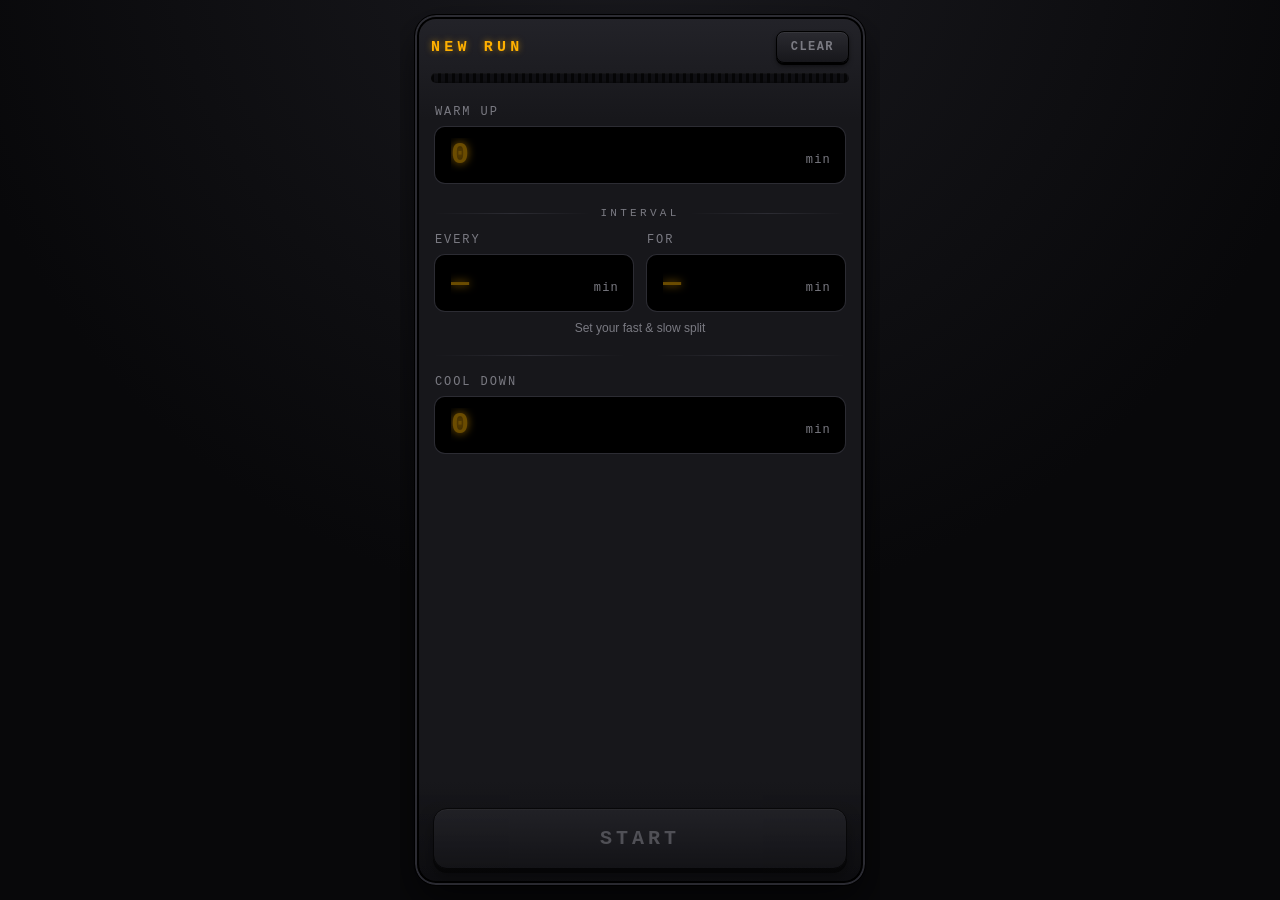
<file: index.html>
<!DOCTYPE html>
<html lang="en">
<head>
<meta charset="UTF-8" />
<meta name="viewport" content="width=device-width, initial-scale=1.0, maximum-scale=1.0, viewport-fit=cover" />
<meta name="theme-color" content="#0a0a0c" />
<meta name="mobile-web-app-capable" content="yes" />
<meta name="apple-mobile-web-app-capable" content="yes" />
<meta name="apple-mobile-web-app-status-bar-style" content="black-translucent" />
<title>INTERVALS</title>
<link rel="stylesheet" href="css/styles.css" />
</head>
<body>
<div id="app">

  <!-- SETUP SCREEN -->
  <section class="screen active" id="screen-setup">
    <div class="panel">

      <div class="panel-header">
        <span class="panel-title">NEW RUN</span>
        <button type="button" class="chip-btn" id="clearBtn">CLEAR</button>
      </div>

      <div class="grille" aria-hidden="true"></div>

      <div class="panel-body">

        <div class="setup-row">
          <label class="setup-field">
            <span class="setup-label">Warm up</span>
            <span class="setup-input-wrap">
              <input type="number" id="warmupMin" min="0" step="0.5" inputmode="decimal" placeholder="0" />
              <span class="unit">min</span>
            </span>
          </label>
        </div>

        <div class="setup-divider">
          <span>INTERVAL</span>
        </div>

        <div class="setup-row">
          <label class="setup-field">
            <span class="setup-label">Every</span>
            <span class="setup-input-wrap">
              <input type="number" id="everyMin" min="0.5" step="0.5" inputmode="decimal" placeholder="—" />
              <span class="unit">min</span>
            </span>
          </label>
          <label class="setup-field">
            <span class="setup-label">For</span>
            <span class="setup-input-wrap">
              <input type="number" id="forMin" min="0.5" step="0.5" inputmode="decimal" placeholder="—" />
              <span class="unit">min</span>
            </span>
          </label>
        </div>
        <p class="setup-hint" id="intervalHint">Set your fast &amp; slow split</p>

        <div class="setup-divider">
          <span>&nbsp;</span>
        </div>

        <div class="setup-row">
          <label class="setup-field">
            <span class="setup-label">Cool down</span>
            <span class="setup-input-wrap">
              <input type="number" id="cooldownMin" min="0" step="0.5" inputmode="decimal" placeholder="0" />
              <span class="unit">min</span>
            </span>
          </label>
        </div>

      </div>

      <div class="panel-footer">
        <button type="button" class="big-btn start-btn" id="startBtn" disabled>START</button>
      </div>
    </div>
  </section>

  <!-- RUNNING / TIME TRACKING SCREEN -->
  <section class="screen" id="screen-run">
    <div class="panel" id="runPanel">

      <div class="panel-header">
        <span class="led-dot" id="liveDot" aria-hidden="true"></span>
        <span class="panel-title">ON AIR</span>
        <button type="button" class="chip-btn chip-btn-danger" id="stopBtn">STOP</button>
      </div>

      <div class="grille" aria-hidden="true"></div>

      <div class="run-total-row">
        <span class="run-total-label">TOTAL RUN</span>
        <span class="run-total-clock" id="totalClock">00:00</span>
      </div>

      <div class="run-display" id="runDisplay">
        <div class="phase-label" id="phaseLabel">WARM UP</div>
        <div class="phase-clock" id="phaseClock">00:00</div>
        <div class="get-ready" id="getReady">GET READY</div>
      </div>

      <div class="run-tally">
        <span><span class="tally-dot fast"></span>FAST <b id="fastTallyRun">0</b></span>
        <span><span class="tally-dot slow"></span>SLOW <b id="slowTallyRun">0</b></span>
      </div>
    </div>
  </section>

  <!-- DONE SCREEN -->
  <section class="screen" id="screen-done">
    <div class="panel">

      <div class="panel-header">
        <span class="panel-title">DONE!</span>
        <button type="button" class="chip-btn" id="newBtnTop">NEW</button>
      </div>

      <div class="grille" aria-hidden="true"></div>

      <div class="panel-body done-body">
        <div class="done-total-label">TOTAL RUN TIME</div>
        <div class="done-total-clock" id="doneTotalClock">00:00</div>

        <div class="done-tally">
          <div class="done-tally-item">
            <span class="tally-dot fast"></span>
            <span class="done-tally-label">FAST</span>
            <span class="done-tally-num" id="doneFastCount">0</span>
          </div>
          <div class="done-tally-item">
            <span class="tally-dot slow"></span>
            <span class="done-tally-label">SLOW</span>
            <span class="done-tally-num" id="doneSlowCount">0</span>
          </div>
        </div>
      </div>

      <div class="panel-footer">
        <button type="button" class="big-btn" id="newRunBtn">NEW RUN</button>
      </div>
    </div>
  </section>

</div>

<script src="js/app.js"></script>
</body>
</html>
</file>
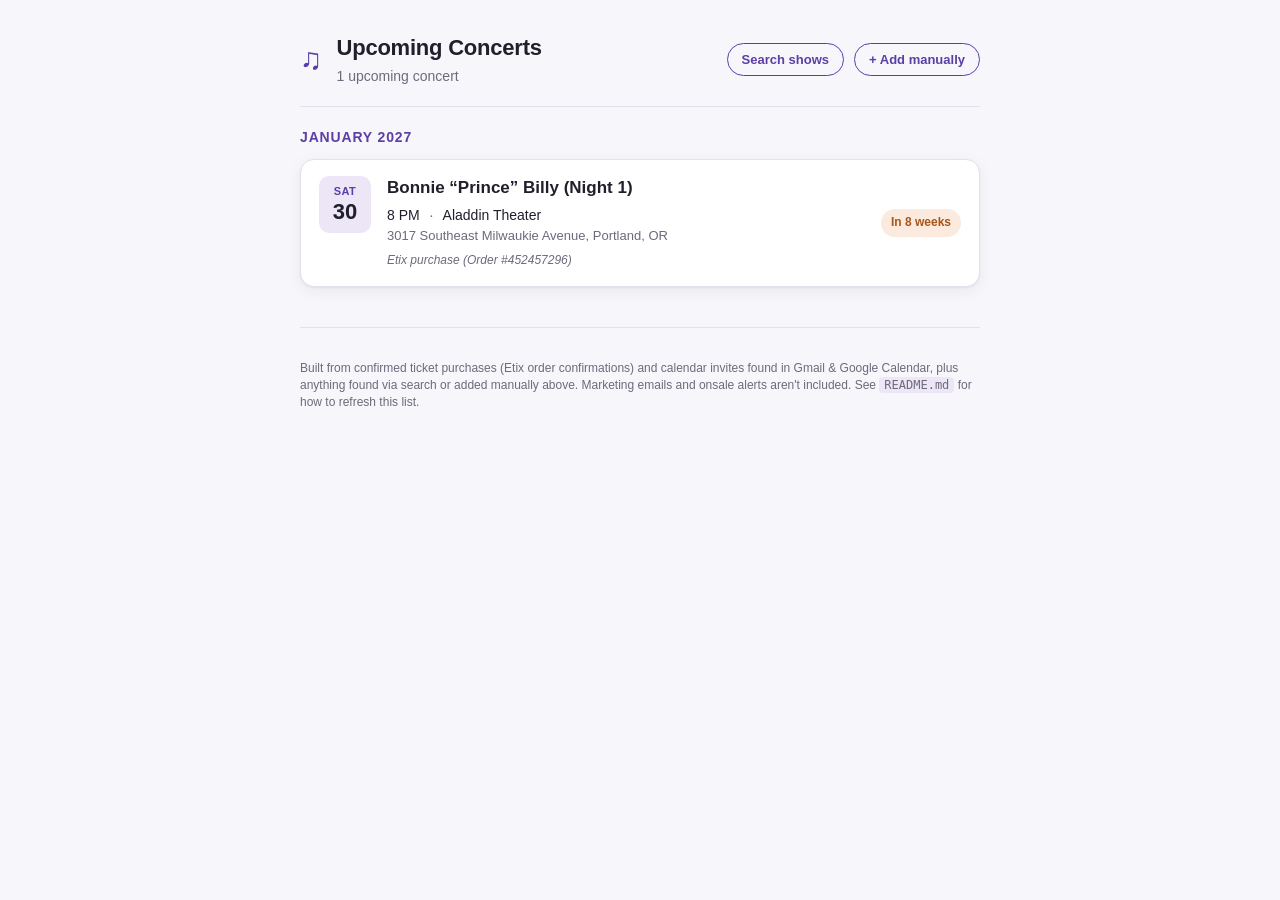
<file: concerts/index.html>
<!DOCTYPE html>
<html lang="en">
<head>
<meta charset="UTF-8" />
<meta name="viewport" content="width=device-width, initial-scale=1.0" />
<title>Upcoming Concerts</title>
<link rel="stylesheet" href="css/styles.css" />
</head>
<body>
<div id="page">

  <header class="page-header">
    <div class="brand">
      <span class="brand-mark">&#9835;</span>
      <div>
        <h1>Upcoming Concerts</h1>
        <p class="tagline" id="summary">Loading&hellip;</p>
      </div>
    </div>
    <div class="header-actions">
      <button type="button" class="add-toggle" id="searchToggle">Search shows</button>
      <button type="button" class="add-toggle" id="addToggle">+ Add manually</button>
    </div>
  </header>

  <div class="add-form" id="searchPanel" hidden>
    <div class="add-form-row">
      <label>Ticketmaster API key <span class="optional">(free — <a href="https://developer.ticketmaster.com/products-and-docs/apis/getting-started/" target="_blank" rel="noopener">get one here</a>, saved in this browser only)</span>
        <input type="password" id="tmApiKey" placeholder="Paste your Consumer Key" autocomplete="off" />
      </label>
    </div>
    <div class="add-form-row search-row">
      <input type="text" id="searchQuery" placeholder="Artist or show (optional if searching by city)" />
      <input type="text" id="searchCity" placeholder="City, e.g. Portland" />
      <button type="button" class="add-submit" id="searchBtn">Search</button>
    </div>
    <div id="searchResults" class="search-results"></div>
  </div>

  <form class="add-form" id="addForm" hidden>
    <div class="add-form-row">
      <label>Artist / show
        <input type="text" id="fieldArtist" required placeholder="e.g. Japanese Breakfast" />
      </label>
    </div>
    <div class="add-form-row add-form-row-split">
      <label>Date
        <input type="date" id="fieldDate" required />
      </label>
      <label>Time
        <input type="time" id="fieldTime" required />
      </label>
    </div>
    <div class="add-form-row">
      <label>Venue
        <input type="text" id="fieldVenue" required placeholder="e.g. Roseland Theater" />
      </label>
    </div>
    <div class="add-form-row">
      <label>Address <span class="optional">(optional)</span>
        <input type="text" id="fieldAddress" placeholder="e.g. 8 Northwest 6th Avenue, Portland, OR" />
      </label>
    </div>
    <p class="add-form-hint">Times are entered in Pacific time (the time zone all the venues above are in).</p>
    <div class="add-form-actions">
      <button type="submit" class="add-submit">Add to list</button>
      <button type="button" class="add-cancel" id="addCancel">Cancel</button>
    </div>
  </form>

  <main id="app"></main>

  <footer class="page-footer">
    <p>Built from confirmed ticket purchases (Etix order confirmations) and calendar invites found in Gmail &amp; Google Calendar, plus anything found via search or added manually above. Marketing emails and onsale alerts aren't included. See <code>README.md</code> for how to refresh this list.</p>
  </footer>

</div>

<script src="js/data.js"></script>
<script src="js/app.js"></script>
</body>
</html>
</file>
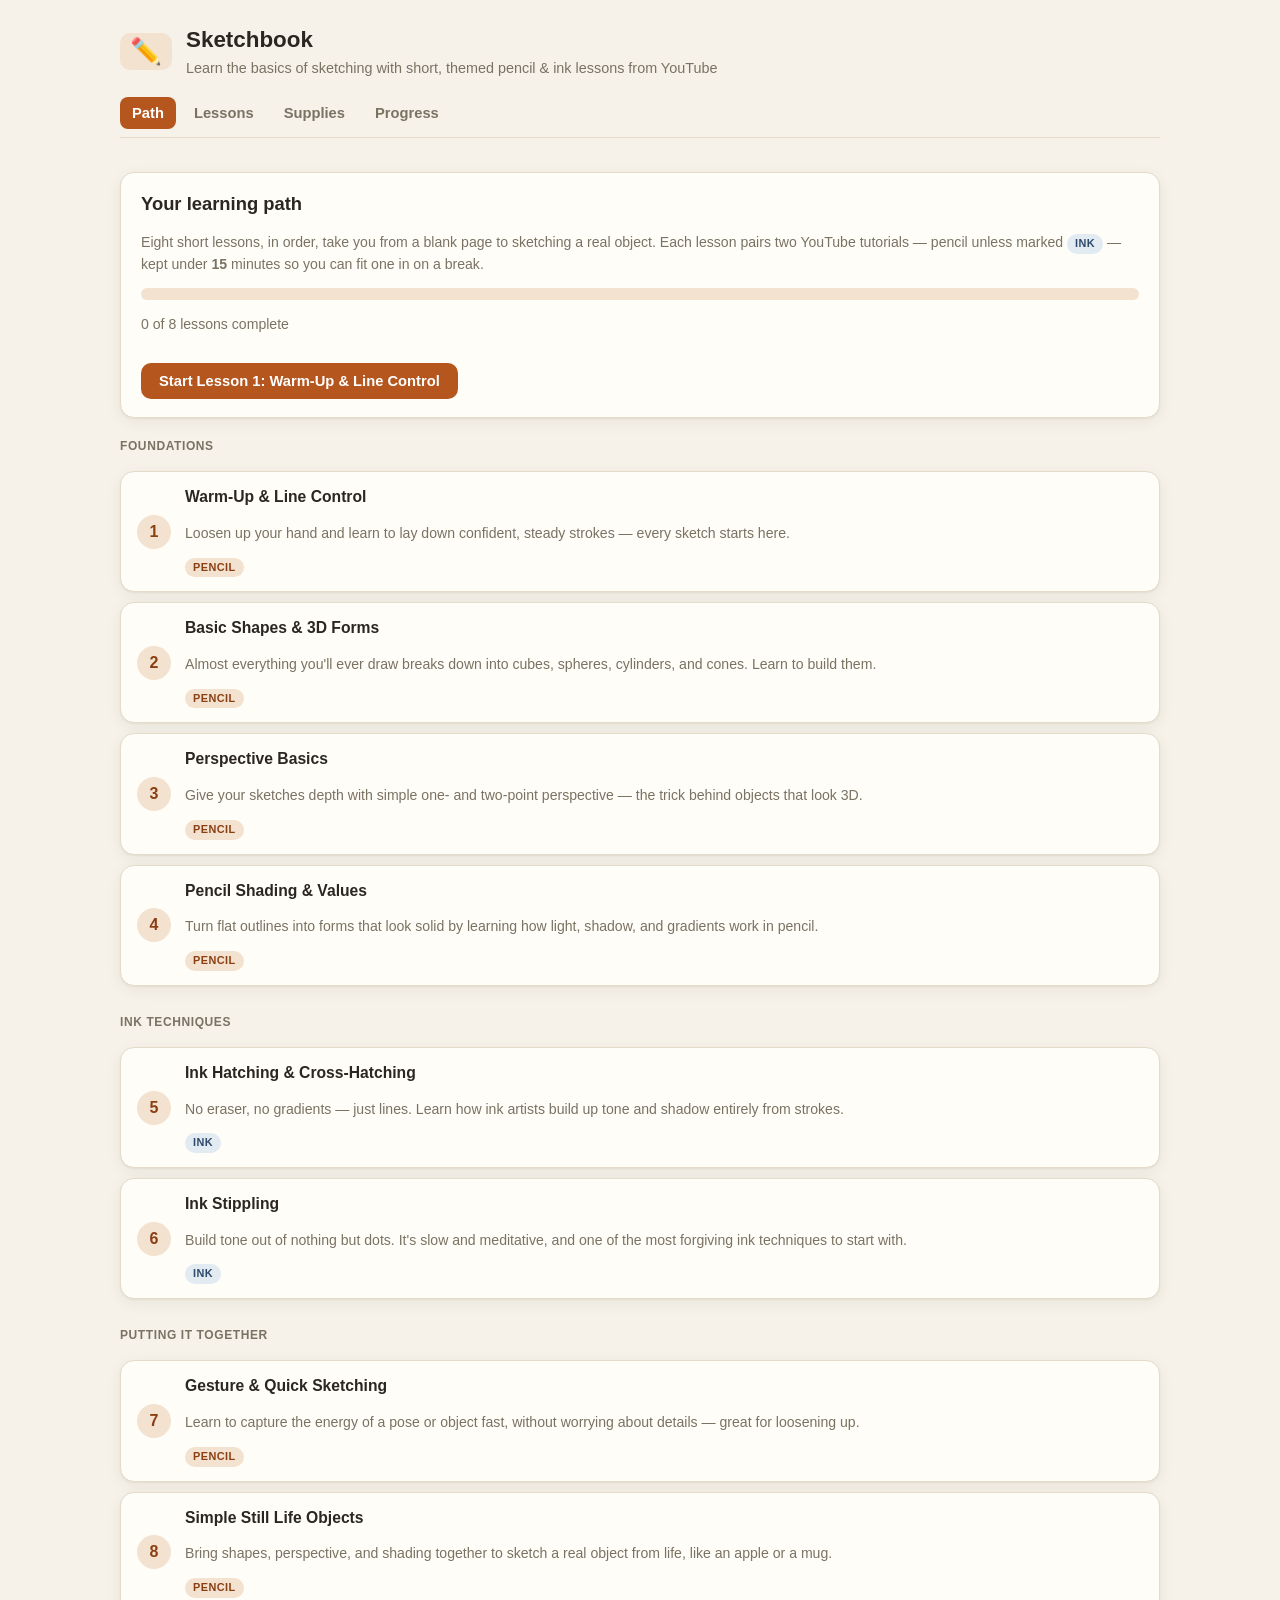
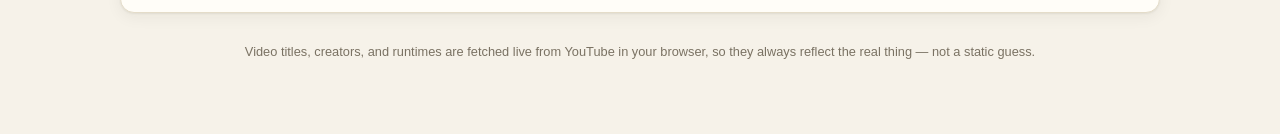
<file: docs/index.html>
<!DOCTYPE html>
<html lang="en">
<head>
<meta charset="UTF-8" />
<meta name="viewport" content="width=device-width, initial-scale=1.0" />
<title>Sketchbook — Learn to Draw</title>
<link rel="stylesheet" href="css/styles.css" />
</head>
<body>
<div id="app">

  <header class="app-header">
    <div class="brand">
      <span class="brand-mark">✏️</span>
      <div>
        <h1>Sketchbook</h1>
        <p class="tagline">Learn the basics of sketching with short, themed pencil &amp; ink lessons from YouTube</p>
      </div>
    </div>
    <nav class="tabs" id="tabs">
      <button class="tab-btn active" data-tab="path">Path</button>
      <button class="tab-btn" data-tab="lessons">Lessons</button>
      <button class="tab-btn" data-tab="supplies">Supplies</button>
      <button class="tab-btn" data-tab="progress">Progress</button>
    </nav>
  </header>

  <main>

    <!-- PATH (home) -->
    <section class="panel active" id="panel-path">
      <div class="card path-intro">
        <h2>Your learning path</h2>
        <p class="muted">Eight short lessons, in order, take you from a blank page to sketching a real object. Each lesson pairs two YouTube tutorials — pencil unless marked <span class="medium-badge medium-ink">ink</span> — kept under <strong id="maxMinutesLabel">15</strong> minutes so you can fit one in on a break.</p>
        <div class="path-overall">
          <div class="progress-bar-track"><div class="progress-bar-fill" id="pathProgressFill"></div></div>
          <p class="muted" id="pathProgressLabel"></p>
        </div>
        <button class="primary-btn" id="continueBtn">Start Lesson 1</button>
      </div>
      <div class="roadmap" id="roadmap"></div>
    </section>

    <!-- LESSONS -->
    <section class="panel" id="panel-lessons">

      <div class="lessons-grid-view" id="lessonsGridView">
        <div class="panel-toolbar">
          <h2>All Lessons</h2>
          <div class="filter-switch" id="mediumFilter">
            <button class="filter-btn active" data-medium="all">All</button>
            <button class="filter-btn" data-medium="pencil">Pencil</button>
            <button class="filter-btn" data-medium="ink">Ink</button>
          </div>
        </div>
        <div class="lessons-grid" id="lessonsGrid"></div>
      </div>

      <div class="lesson-detail-view" id="lessonDetailView" style="display:none;">
        <button class="ghost-btn back-btn" id="backToLessons">&larr; All Lessons</button>
        <div id="lessonDetailContent"></div>
      </div>

    </section>

    <!-- SUPPLIES -->
    <section class="panel" id="panel-supplies">
      <h2>What You'll Need</h2>
      <p class="muted">Nothing fancy — this whole course can be done with a handful of cheap supplies. Pick pencil, ink, or both.</p>
      <div class="supplies-grid">
        <div class="card supplies-card">
          <h3>✏️ Pencil sketching</h3>
          <ul>
            <li>An HB or 2B pencil (a 2H–6B set is nice for shading, but not required)</li>
            <li>Any smooth printer or sketch paper</li>
            <li>A soft eraser (kneaded erasers are great for lightening tone)</li>
            <li>Optional: a blending stump or a rolled bit of tissue</li>
          </ul>
        </div>
        <div class="card supplies-card">
          <h3>🖋️ Ink sketching</h3>
          <ul>
            <li>A fineliner pen (e.g. 0.3–0.5mm) — easiest way to start</li>
            <li>Optional: a dip pen and bottled ink for a more traditional feel</li>
            <li>Smooth, reasonably heavy paper so ink doesn't bleed through</li>
            <li>No eraser needed — ink mistakes become part of learning to commit to a line</li>
          </ul>
        </div>
      </div>
      <div class="card">
        <h3>How to use this course</h3>
        <p class="muted">Work through the <strong>Path</strong> tab in order — each lesson builds on the last. Watch both short videos, then spend a few minutes on the practice prompt before moving on. There's no rush; a lesson a day is plenty.</p>
      </div>
    </section>

    <!-- PROGRESS -->
    <section class="panel" id="panel-progress">
      <div class="panel-toolbar">
        <h2>Your Progress</h2>
        <button class="ghost-btn" id="resetProgress">Reset progress</button>
      </div>
      <div class="card">
        <div class="goal-header">
          <div>
            <div class="goal-num" id="progressCount">0</div>
            <div class="muted">lessons complete</div>
          </div>
          <div class="goal-arrow">of</div>
          <div>
            <div class="goal-num" id="progressTotal">8</div>
            <div class="muted">total</div>
          </div>
        </div>
        <div class="progress-bar-track"><div class="progress-bar-fill" id="progressFill"></div></div>
      </div>
      <div class="progress-list" id="progressList"></div>
    </section>

  </main>

  <footer class="app-footer">
    <p>Video titles, creators, and runtimes are fetched live from YouTube in your browser, so they always reflect the real thing — not a static guess.</p>
  </footer>

</div>

<script src="js/data.js"></script>
<script src="js/app.js"></script>
</body>
</html>
</file>
<file: css/styles.css>
:root {
  --bg: #08080a;
  --case: #17171b;
  --case-hi: #232329;
  --case-lo: #0d0d10;
  --border: #000000;
  --text: #e8e6df;
  --text-dim: #7a7a82;
  --amber: #ffb000;
  --amber-dim: #4d3600;
  --red: #ff3b30;
  --red-dim: #4a0f0c;
  --green: #33ff99;
  --green-dim: #0c3d26;
  --blue: #2fb8ff;
  --blue-dim: #0c3049;
  --font-display: "Courier New", "Consolas", ui-monospace, SFMono-Regular, Menlo, monospace;
  --font-ui: -apple-system, BlinkMacSystemFont, "Segoe UI", Roboto, Helvetica, Arial, sans-serif;
  color-scheme: dark;
}

* { box-sizing: border-box; }

html, body {
  margin: 0;
  padding: 0;
  height: 100%;
  background: var(--bg);
  color: var(--text);
  font-family: var(--font-ui);
  -webkit-tap-highlight-color: transparent;
  overscroll-behavior-y: none;
}

body {
  background:
    radial-gradient(circle at 50% -10%, #1a1a1f 0%, #08080a 60%);
}

#app {
  height: 100dvh;
  max-width: 480px;
  margin: 0 auto;
  position: relative;
  overflow: hidden;
  display: flex;
  flex-direction: column;
  padding: env(safe-area-inset-top) env(safe-area-inset-right) env(safe-area-inset-bottom) env(safe-area-inset-left);
}

.screen {
  display: none;
  flex: 1;
  min-height: 0;
  padding: 14px;
}
.screen.active { display: flex; }

/* ---------- Device "case" panel shared across all 3 screens ---------- */

.panel {
  flex: 1;
  display: flex;
  flex-direction: column;
  min-height: 0;
  background: linear-gradient(180deg, var(--case-hi), var(--case) 12%, var(--case) 88%, var(--case-lo));
  border-radius: 22px;
  border: 1px solid #000;
  box-shadow:
    0 0 0 2px #2c2c33 inset,
    0 0 0 4px #000 inset,
    0 18px 40px rgba(0,0,0,0.55),
    0 1px 0 rgba(255,255,255,0.04) inset;
  overflow: hidden;
  position: relative;
}

.panel-header {
  display: flex;
  align-items: center;
  gap: 10px;
  padding: 16px 16px 10px;
  flex-shrink: 0;
}

.panel-title {
  flex: 1;
  font-family: var(--font-display);
  font-weight: 700;
  font-size: 15px;
  letter-spacing: 0.28em;
  color: var(--amber);
  text-shadow: 0 0 6px rgba(255,176,0,0.55);
}

.chip-btn {
  font-family: var(--font-display);
  font-weight: 700;
  font-size: 12px;
  letter-spacing: 0.12em;
  color: var(--text-dim);
  background: linear-gradient(180deg, #2a2a30, #17171b);
  border: 1px solid #000;
  border-radius: 8px;
  padding: 8px 14px;
  box-shadow: 0 2px 0 #000, 0 3px 4px rgba(0,0,0,0.5), 0 1px 0 rgba(255,255,255,0.06) inset;
  cursor: pointer;
}
.chip-btn:active {
  transform: translateY(1px);
  box-shadow: 0 1px 0 #000, 0 1px 2px rgba(0,0,0,0.5);
}
.chip-btn-danger {
  color: var(--red);
  text-shadow: 0 0 6px rgba(255,59,48,0.5);
}

.led-dot {
  width: 9px;
  height: 9px;
  border-radius: 50%;
  background: var(--red);
  box-shadow: 0 0 8px 2px rgba(255,59,48,0.9);
  animation: blink 1s steps(2, jump-none) infinite;
  flex-shrink: 0;
}
@keyframes blink {
  50% { opacity: 0.25; }
}

/* decorative speaker grille strip */
.grille {
  height: 10px;
  margin: 0 16px 8px;
  border-radius: 6px;
  flex-shrink: 0;
  background-image: repeating-linear-gradient(
    90deg,
    #000 0px,
    #000 3px,
    transparent 3px,
    transparent 7px
  );
  background-color: var(--case-lo);
  box-shadow: 0 1px 0 rgba(255,255,255,0.04) inset, 0 -1px 2px rgba(0,0,0,0.6) inset;
  opacity: 0.8;
}

.panel-body {
  flex: 1;
  overflow-y: auto;
  padding: 4px 20px 12px;
  -webkit-overflow-scrolling: touch;
}

.panel-footer {
  flex-shrink: 0;
  padding: 14px 18px calc(16px + env(safe-area-inset-bottom));
}

/* ---------- Setup screen ---------- */

.setup-row {
  display: flex;
  gap: 14px;
  padding: 10px 0;
}

.setup-field {
  flex: 1;
  display: flex;
  flex-direction: column;
  gap: 8px;
}

.setup-label {
  font-family: var(--font-display);
  font-size: 12px;
  letter-spacing: 0.16em;
  text-transform: uppercase;
  color: var(--text-dim);
}

.setup-input-wrap {
  display: flex;
  align-items: baseline;
  gap: 8px;
  background: #000;
  border-radius: 10px;
  padding: 10px 14px;
  box-shadow: 0 0 0 1px #2c2c33, 0 2px 6px rgba(0,0,0,0.6) inset;
}

.setup-input-wrap input[type="number"] {
  flex: 1;
  width: 100%;
  min-width: 0;
  background: transparent;
  border: none;
  color: var(--amber);
  text-shadow: 0 0 8px rgba(255,176,0,0.6);
  font-family: var(--font-display);
  font-size: 30px;
  font-weight: 700;
  font-variant-numeric: tabular-nums;
}
.setup-input-wrap input[type="number"]:focus { outline: none; }
.setup-input-wrap input::placeholder { color: #6b4c00; }

.unit {
  font-family: var(--font-display);
  font-size: 12px;
  color: var(--text-dim);
  letter-spacing: 0.1em;
  flex-shrink: 0;
}

.setup-divider {
  display: flex;
  align-items: center;
  margin: 14px 0 4px;
  color: var(--text-dim);
  font-family: var(--font-display);
  font-size: 11px;
  letter-spacing: 0.3em;
}
.setup-divider::before,
.setup-divider::after {
  content: "";
  flex: 1;
  height: 1px;
  background: linear-gradient(90deg, transparent, #2c2c33, transparent);
}
.setup-divider span {
  padding: 0 10px;
  white-space: nowrap;
}

.setup-hint {
  margin: 0;
  font-size: 12px;
  color: var(--text-dim);
  text-align: center;
}

.big-btn {
  width: 100%;
  font-family: var(--font-display);
  font-weight: 700;
  font-size: 20px;
  letter-spacing: 0.2em;
  color: var(--text);
  background: linear-gradient(180deg, #2a2a30, #17171b);
  border: 1px solid #000;
  border-radius: 14px;
  padding: 18px;
  box-shadow: 0 4px 0 #000, 0 8px 14px rgba(0,0,0,0.55), 0 1px 0 rgba(255,255,255,0.06) inset;
  cursor: pointer;
}
.big-btn:active {
  transform: translateY(3px);
  box-shadow: 0 1px 0 #000, 0 2px 6px rgba(0,0,0,0.5);
}
.start-btn {
  color: var(--green);
  text-shadow: 0 0 8px rgba(51,255,153,0.55);
}
.start-btn:disabled {
  color: var(--text-dim);
  text-shadow: none;
  cursor: not-allowed;
  opacity: 0.6;
}

/* ---------- Run screen ---------- */

.run-total-row {
  display: flex;
  align-items: baseline;
  justify-content: space-between;
  padding: 4px 22px 10px;
  flex-shrink: 0;
}
.run-total-label {
  font-family: var(--font-display);
  font-size: 12px;
  letter-spacing: 0.2em;
  color: var(--text-dim);
}
.run-total-clock {
  font-family: var(--font-display);
  font-size: 24px;
  font-weight: 700;
  font-variant-numeric: tabular-nums;
  color: var(--amber);
  text-shadow: 0 0 6px rgba(255,176,0,0.5);
  letter-spacing: 0.05em;
}

.run-display {
  flex: 1;
  min-height: 0;
  display: flex;
  flex-direction: column;
  align-items: center;
  justify-content: center;
  gap: 14px;
  margin: 0 16px;
  border-radius: 14px;
  background: #000;
  box-shadow: 0 0 0 1px #2c2c33, 0 4px 16px rgba(0,0,0,0.6) inset;
  padding: 20px;
  transition: box-shadow 0.4s ease;
}

.phase-label {
  font-family: var(--font-display);
  font-weight: 700;
  font-size: 22px;
  letter-spacing: 0.18em;
  color: var(--amber);
  text-shadow: 0 0 10px rgba(255,176,0,0.6);
  transition: color 0.3s ease, text-shadow 0.3s ease;
}

.phase-clock {
  font-family: var(--font-display);
  font-weight: 700;
  font-size: 72px;
  line-height: 1;
  letter-spacing: 0.02em;
  font-variant-numeric: tabular-nums;
  color: var(--amber);
  text-shadow: 0 0 16px rgba(255,176,0,0.6);
  transition: color 0.3s ease, text-shadow 0.3s ease;
}

.get-ready {
  font-family: var(--font-display);
  font-size: 14px;
  font-weight: 700;
  letter-spacing: 0.3em;
  color: var(--red);
  text-shadow: 0 0 8px rgba(255,59,48,0.7);
  opacity: 0;
  animation: none;
}
.get-ready.show {
  animation: pulse 0.5s steps(2, jump-none) infinite;
}
@keyframes pulse {
  50% { opacity: 0.15; }
  0%, 100% { opacity: 1; }
}

/* phase color themes */
.run-display.phase-warmup .phase-label,
.run-display.phase-warmup .phase-clock { color: var(--amber); text-shadow: 0 0 14px rgba(255,176,0,0.6); }
.run-display.phase-warmup { box-shadow: 0 0 0 1px var(--amber-dim), 0 0 24px rgba(255,176,0,0.15) inset; }

.run-display.phase-fast .phase-label,
.run-display.phase-fast .phase-clock { color: var(--red); text-shadow: 0 0 14px rgba(255,59,48,0.65); }
.run-display.phase-fast { box-shadow: 0 0 0 1px var(--red-dim), 0 0 24px rgba(255,59,48,0.18) inset; }

.run-display.phase-slow .phase-label,
.run-display.phase-slow .phase-clock { color: var(--green); text-shadow: 0 0 14px rgba(51,255,153,0.55); }
.run-display.phase-slow { box-shadow: 0 0 0 1px var(--green-dim), 0 0 24px rgba(51,255,153,0.15) inset; }

.run-display.phase-cooldown .phase-label,
.run-display.phase-cooldown .phase-clock { color: var(--blue); text-shadow: 0 0 14px rgba(47,184,255,0.6); }
.run-display.phase-cooldown { box-shadow: 0 0 0 1px var(--blue-dim), 0 0 24px rgba(47,184,255,0.16) inset; }

.run-tally {
  display: flex;
  justify-content: center;
  gap: 28px;
  padding: 14px 16px calc(4px + env(safe-area-inset-bottom));
  font-family: var(--font-display);
  font-size: 13px;
  letter-spacing: 0.1em;
  color: var(--text-dim);
  flex-shrink: 0;
}
.run-tally b {
  color: var(--text);
  font-size: 15px;
  margin-left: 4px;
}

.tally-dot {
  display: inline-block;
  width: 8px;
  height: 8px;
  border-radius: 50%;
  margin-right: 6px;
  vertical-align: middle;
}
.tally-dot.fast { background: var(--red); box-shadow: 0 0 6px rgba(255,59,48,0.8); }
.tally-dot.slow { background: var(--green); box-shadow: 0 0 6px rgba(51,255,153,0.8); }

/* ---------- Done screen ---------- */

.done-body {
  display: flex;
  flex-direction: column;
  align-items: center;
  justify-content: center;
  text-align: center;
  gap: 10px;
  padding-top: 20px;
}

.done-total-label {
  font-family: var(--font-display);
  font-size: 13px;
  letter-spacing: 0.24em;
  color: var(--text-dim);
}

.done-total-clock {
  font-family: var(--font-display);
  font-weight: 700;
  font-size: 56px;
  color: var(--amber);
  text-shadow: 0 0 16px rgba(255,176,0,0.6);
  font-variant-numeric: tabular-nums;
  margin-bottom: 10px;
}

.done-tally {
  display: flex;
  gap: 16px;
  width: 100%;
  margin-top: 10px;
}

.done-tally-item {
  flex: 1;
  background: #000;
  border-radius: 12px;
  box-shadow: 0 0 0 1px #2c2c33, 0 4px 10px rgba(0,0,0,0.5) inset;
  padding: 16px 10px;
  display: flex;
  flex-direction: column;
  align-items: center;
  gap: 6px;
}

.done-tally-label {
  font-family: var(--font-display);
  font-size: 12px;
  letter-spacing: 0.2em;
  color: var(--text-dim);
}

.done-tally-num {
  font-family: var(--font-display);
  font-weight: 700;
  font-size: 34px;
  color: var(--text);
  font-variant-numeric: tabular-nums;
}

@media (max-width: 360px) {
  .phase-clock { font-size: 58px; }
  .done-total-clock { font-size: 44px; }
}
</file>
<file: concerts/css/styles.css>
:root {
  --bg: #f7f6fa;
  --surface: #ffffff;
  --border: #e4e1ec;
  --text: #211f2b;
  --muted: #6d6a7c;
  --accent: #5b3fa6;
  --accent-soft: #ece6f7;
  --badge-bg: #fbeadd;
  --badge-text: #a5561c;
  --shadow: 0 1px 2px rgba(30, 20, 45, 0.06), 0 4px 16px rgba(30, 20, 45, 0.06);
  --radius: 14px;
}

@media (prefers-color-scheme: dark) {
  :root {
    --bg: #17151f;
    --surface: #1f1c29;
    --border: #322e3d;
    --text: #ebe9f2;
    --muted: #a7a2b8;
    --accent: #a68df0;
    --accent-soft: #2a2438;
    --badge-bg: #3a2a1a;
    --badge-text: #f0b579;
    --shadow: 0 1px 2px rgba(0,0,0,0.3), 0 4px 20px rgba(0,0,0,0.35);
  }
}

* { box-sizing: border-box; }

body {
  margin: 0;
  font-family: -apple-system, BlinkMacSystemFont, "Segoe UI", Roboto, Helvetica, Arial, sans-serif;
  background: var(--bg);
  color: var(--text);
  line-height: 1.45;
}

#page {
  max-width: 720px;
  margin: 0 auto;
  padding: 0 20px 60px;
}

.page-header {
  display: flex;
  align-items: center;
  justify-content: space-between;
  gap: 16px;
  flex-wrap: wrap;
  padding: 32px 0 20px;
  border-bottom: 1px solid var(--border);
  margin-bottom: 20px;
}

.brand {
  display: flex;
  align-items: center;
  gap: 14px;
}

.brand-mark {
  font-size: 30px;
  color: var(--accent);
}

.page-header h1 {
  margin: 0;
  font-size: 22px;
  letter-spacing: -0.01em;
}

.tagline {
  margin: 2px 0 0;
  color: var(--muted);
  font-size: 14px;
}

.header-actions {
  flex: 0 0 auto;
  display: flex;
  gap: 10px;
}

.add-toggle {
  flex: 0 0 auto;
  border: 1px solid var(--accent);
  color: var(--accent);
  background: transparent;
  font-size: 13px;
  font-weight: 700;
  padding: 8px 14px;
  border-radius: 999px;
  cursor: pointer;
}

.add-toggle:hover {
  background: var(--accent-soft);
}

.add-form {
  background: var(--surface);
  border: 1px solid var(--border);
  border-radius: var(--radius);
  box-shadow: var(--shadow);
  padding: 18px 20px;
  margin-bottom: 28px;
}

.add-form-row {
  display: flex;
  flex-direction: column;
  gap: 4px;
  margin-bottom: 14px;
}

.add-form-row-split {
  flex-direction: row;
  gap: 14px;
}

.add-form-row-split label {
  flex: 1 1 0;
}

.add-form label {
  display: flex;
  flex-direction: column;
  gap: 4px;
  font-size: 13px;
  font-weight: 600;
  color: var(--muted);
}

.add-form .optional {
  font-weight: 400;
  text-transform: none;
}

.add-form input {
  font: inherit;
  color: var(--text);
  background: var(--bg);
  border: 1px solid var(--border);
  border-radius: 8px;
  padding: 9px 10px;
}

.add-form input:focus {
  outline: 2px solid var(--accent);
  outline-offset: 1px;
}

.add-form-hint {
  margin: 0 0 14px;
  font-size: 12px;
  color: var(--muted);
}

.add-form-actions {
  display: flex;
  gap: 10px;
}

.add-submit {
  background: var(--accent);
  color: #fff;
  border: none;
  font-weight: 700;
  font-size: 14px;
  padding: 9px 16px;
  border-radius: 8px;
  cursor: pointer;
}

.add-cancel {
  background: transparent;
  color: var(--muted);
  border: 1px solid var(--border);
  font-weight: 600;
  font-size: 14px;
  padding: 9px 16px;
  border-radius: 8px;
  cursor: pointer;
}

.add-form .optional a {
  color: var(--accent);
}

.search-row {
  flex-direction: row;
  flex-wrap: wrap;
  gap: 10px;
}

.search-row input {
  flex: 1 1 160px;
}

.search-row #searchCity {
  flex: 1 1 120px;
  max-width: 220px;
}

.search-row .add-submit {
  flex: 0 0 auto;
}

.search-results {
  display: flex;
  flex-direction: column;
  gap: 8px;
}

.search-status {
  color: var(--muted);
  font-size: 13px;
  margin: 4px 0 0;
}

.search-status-error {
  color: var(--badge-text);
}

.search-result {
  display: flex;
  align-items: center;
  justify-content: space-between;
  gap: 12px;
  border: 1px solid var(--border);
  border-radius: 10px;
  padding: 10px 12px;
}

.search-result-name {
  font-weight: 650;
  font-size: 14px;
}

.search-result-meta {
  color: var(--muted);
  font-size: 12.5px;
  margin-top: 2px;
}

.search-add-btn {
  flex: 0 0 auto;
  background: var(--accent);
  color: #fff;
  border: none;
  font-weight: 700;
  font-size: 12.5px;
  padding: 7px 12px;
  border-radius: 8px;
  cursor: pointer;
  white-space: nowrap;
}

.search-add-btn:disabled {
  background: var(--border);
  color: var(--muted);
  cursor: default;
}

.month-group {
  margin-bottom: 32px;
}

.month-heading {
  font-size: 14px;
  font-weight: 700;
  text-transform: uppercase;
  letter-spacing: 0.06em;
  color: var(--accent);
  margin: 0 0 12px;
}

.concert-list {
  display: flex;
  flex-direction: column;
  gap: 12px;
}

.concert-card {
  position: relative;
  display: flex;
  align-items: flex-start;
  gap: 16px;
  background: var(--surface);
  border: 1px solid var(--border);
  border-radius: var(--radius);
  box-shadow: var(--shadow);
  padding: 16px 18px;
}

.concert-remove {
  position: absolute;
  top: 10px;
  right: 10px;
  width: 22px;
  height: 22px;
  line-height: 20px;
  text-align: center;
  border-radius: 999px;
  border: 1px solid var(--border);
  background: var(--bg);
  color: var(--muted);
  font-size: 15px;
  cursor: pointer;
  padding: 0;
}

.concert-remove:hover {
  color: var(--badge-text);
  border-color: var(--badge-text);
}

.concert-date {
  flex: 0 0 auto;
  width: 52px;
  text-align: center;
  background: var(--accent-soft);
  border-radius: 10px;
  padding: 8px 0;
}

.concert-weekday {
  font-size: 11px;
  font-weight: 700;
  text-transform: uppercase;
  color: var(--accent);
  letter-spacing: 0.04em;
}

.concert-day {
  font-size: 22px;
  font-weight: 700;
  line-height: 1.1;
}

.concert-info {
  flex: 1 1 auto;
  min-width: 0;
}

.concert-artist {
  margin: 0 0 4px;
  font-size: 17px;
  font-weight: 650;
}

.concert-meta {
  color: var(--text);
  font-size: 14px;
}

.concert-sep {
  color: var(--muted);
  margin: 0 6px;
}

.concert-address {
  color: var(--muted);
  font-size: 13px;
  margin-top: 2px;
}

.concert-source {
  color: var(--muted);
  font-size: 12px;
  margin-top: 6px;
  font-style: italic;
}

.concert-badge {
  flex: 0 0 auto;
  align-self: center;
  background: var(--badge-bg);
  color: var(--badge-text);
  font-size: 12px;
  font-weight: 700;
  padding: 5px 10px;
  border-radius: 999px;
  white-space: nowrap;
}

.empty {
  color: var(--muted);
  text-align: center;
  padding: 40px 0;
}

.page-footer {
  margin-top: 40px;
  padding-top: 20px;
  border-top: 1px solid var(--border);
  color: var(--muted);
  font-size: 12px;
}

.page-footer code {
  background: var(--accent-soft);
  padding: 1px 5px;
  border-radius: 4px;
}

@media (max-width: 480px) {
  .concert-card {
    flex-wrap: wrap;
  }
  .concert-badge {
    order: 3;
    margin-left: 68px;
  }
}
</file>
<file: docs/css/styles.css>
:root {
  --bg: #f6f2e9;
  --surface: #fffdf8;
  --border: #e4dcc9;
  --text: #2b2620;
  --muted: #7a7263;
  --accent: #b5561f;
  --accent-dark: #8a3f13;
  --accent-soft: #f3e2cf;
  --ink: #2f4a6b;
  --ink-soft: #e2eaf2;
  --good: #3f7d4a;
  --good-soft: #e6f1e6;
  --shadow: 0 1px 2px rgba(40, 30, 10, 0.06), 0 4px 16px rgba(40, 30, 10, 0.06);
  --radius: 14px;
}

@media (prefers-color-scheme: dark) {
  :root {
    --bg: #1a1712;
    --surface: #221e18;
    --border: #35301f;
    --text: #ece5d6;
    --muted: #a89f8c;
    --accent: #e2895a;
    --accent-dark: #f0a878;
    --accent-soft: #3a2a1c;
    --ink: #8fb2dd;
    --ink-soft: #21324a;
    --good: #6fbf76;
    --good-soft: #223224;
    --shadow: 0 1px 2px rgba(0,0,0,0.3), 0 4px 20px rgba(0,0,0,0.35);
  }
}

* { box-sizing: border-box; }

body {
  margin: 0;
  font-family: -apple-system, BlinkMacSystemFont, "Segoe UI", Roboto, Helvetica, Arial, sans-serif;
  background: var(--bg);
  color: var(--text);
  line-height: 1.45;
}

#app { max-width: 1080px; margin: 0 auto; padding: 0 20px 60px; }

.app-header {
  padding: 24px 0 12px;
  position: sticky;
  top: 0;
  background: var(--bg);
  z-index: 10;
}

.brand { display: flex; align-items: center; gap: 14px; margin-bottom: 18px; }
.brand-mark {
  font-size: 1.6rem;
  background: var(--accent-soft);
  border-radius: 10px;
  padding: 6px 10px;
  line-height: 1;
}
.brand h1 { margin: 0; font-size: 1.4rem; }
.tagline { margin: 2px 0 0; color: var(--muted); font-size: 0.9rem; }

.tabs { display: flex; gap: 6px; flex-wrap: wrap; border-bottom: 1px solid var(--border); padding-bottom: 8px; }
.tab-btn {
  background: none;
  border: none;
  color: var(--muted);
  font-size: 0.92rem;
  font-weight: 600;
  padding: 8px 12px;
  border-radius: 8px;
  cursor: pointer;
}
.tab-btn:hover { background: var(--accent-soft); color: var(--text); }
.tab-btn.active { background: var(--accent); color: #fff; }

.panel { display: none; padding-top: 22px; }
.panel.active { display: block; }

.card {
  background: var(--surface);
  border: 1px solid var(--border);
  border-radius: var(--radius);
  box-shadow: var(--shadow);
  padding: 18px 20px;
}

h2 { font-size: 1.15rem; margin: 0 0 14px; }
h3 { font-weight: 600; margin: 0 0 8px; }
.muted { color: var(--muted); font-size: 0.88rem; }

.panel-toolbar { display: flex; align-items: center; justify-content: space-between; flex-wrap: wrap; gap: 10px; margin-bottom: 14px; }

/* ---------- buttons ---------- */
.primary-btn {
  background: var(--accent); color: #fff; border: none; padding: 10px 18px;
  border-radius: 10px; cursor: pointer; font-weight: 700; font-size: 0.92rem; margin-top: 14px;
}
.primary-btn:hover { background: var(--accent-dark); }
.ghost-btn {
  background: none; border: 1px solid var(--border); color: var(--text);
  padding: 6px 14px; border-radius: 8px; cursor: pointer; font-size: 0.85rem;
}
.ghost-btn:hover { background: var(--accent-soft); }
.back-btn { margin-bottom: 16px; }

/* ---------- badges ---------- */
.medium-badge {
  display: inline-block; font-size: 0.68rem; font-weight: 800; text-transform: uppercase;
  letter-spacing: 0.04em; padding: 2px 8px; border-radius: 20px;
}
.medium-pencil { background: var(--accent-soft); color: var(--accent-dark); }
.medium-ink { background: var(--ink-soft); color: var(--ink); }

.time-badge {
  display: inline-flex; align-items: center; gap: 4px; font-size: 0.72rem; font-weight: 700;
  padding: 2px 8px; border-radius: 20px; background: var(--good-soft); color: var(--good);
}
.time-badge.over { background: var(--accent-soft); color: var(--accent-dark); }
.time-badge.loading { background: var(--border); color: var(--muted); }

/* ---------- Path / roadmap ---------- */
.path-overall { margin: 14px 0 4px; }
.roadmap { display: flex; flex-direction: column; gap: 10px; margin-top: 20px; }
.track-heading { font-size: 0.75rem; text-transform: uppercase; letter-spacing: 0.05em; color: var(--muted); font-weight: 700; margin: 18px 0 6px; }
.track-heading:first-child { margin-top: 0; }

.roadmap-item {
  display: flex; align-items: center; gap: 14px; background: var(--surface);
  border: 1px solid var(--border); border-radius: var(--radius); box-shadow: var(--shadow);
  padding: 14px 16px; cursor: pointer;
}
.roadmap-item:hover { border-color: var(--accent); }
.roadmap-item.done { opacity: 0.75; }
.roadmap-num {
  width: 34px; height: 34px; border-radius: 50%; background: var(--accent-soft); color: var(--accent-dark);
  display: flex; align-items: center; justify-content: center; font-weight: 800; flex-shrink: 0;
}
.roadmap-item.done .roadmap-num { background: var(--good-soft); color: var(--good); }
.roadmap-body { flex: 1; min-width: 0; }
.roadmap-body h3 { margin: 0 0 2px; font-size: 0.98rem; }
.roadmap-badges { display: flex; gap: 6px; margin-top: 6px; flex-wrap: wrap; }
.roadmap-check { font-size: 1.2rem; color: var(--good); flex-shrink: 0; }

/* ---------- Lessons grid ---------- */
.filter-switch { display: flex; gap: 6px; }
.filter-btn {
  border: 1px solid var(--border); background: var(--surface); color: var(--text);
  padding: 6px 14px; border-radius: 20px; cursor: pointer; font-weight: 600; font-size: 0.85rem;
}
.filter-btn.active { background: var(--accent); border-color: var(--accent); color: #fff; }

.lessons-grid { display: grid; grid-template-columns: repeat(auto-fit, minmax(260px, 1fr)); gap: 16px; }
.lesson-card {
  background: var(--surface); border: 1px solid var(--border); border-radius: var(--radius);
  box-shadow: var(--shadow); padding: 16px 18px; cursor: pointer; display: flex; flex-direction: column; gap: 8px;
}
.lesson-card:hover { border-color: var(--accent); }
.lesson-card-top { display: flex; justify-content: space-between; align-items: flex-start; gap: 8px; }
.lesson-card h3 { font-size: 1rem; margin: 0; }
.lesson-card p { margin: 0; font-size: 0.88rem; color: var(--muted); }
.lesson-card-footer { display: flex; justify-content: space-between; align-items: center; margin-top: auto; padding-top: 6px; font-size: 0.78rem; color: var(--muted); }
.lesson-card.completed { border-color: var(--good); }

/* ---------- Lesson detail ---------- */
.lesson-detail-head { margin-bottom: 18px; }
.lesson-detail-head h2 { margin-bottom: 6px; }
.lesson-detail-badges { display: flex; gap: 8px; margin-bottom: 10px; flex-wrap: wrap; }
.detail-section { margin-bottom: 20px; }
.detail-section h4 { font-size: 0.78rem; text-transform: uppercase; letter-spacing: 0.04em; color: var(--muted); margin: 0 0 8px; }
.materials-list { margin: 0; padding-left: 18px; font-size: 0.9rem; }
.practice-box { background: var(--accent-soft); border-radius: 10px; padding: 12px 14px; font-size: 0.9rem; }

.video-list { display: flex; flex-direction: column; gap: 18px; }
.video-card { background: var(--surface); border: 1px solid var(--border); border-radius: var(--radius); box-shadow: var(--shadow); padding: 14px; }
.video-embed { position: relative; width: 100%; padding-top: 56.25%; border-radius: 10px; overflow: hidden; background: #000; }
.video-embed iframe { position: absolute; top: 0; left: 0; width: 100%; height: 100%; border: 0; }
.video-meta { display: flex; justify-content: space-between; align-items: flex-start; gap: 10px; margin-top: 10px; flex-wrap: wrap; }
.video-title { font-weight: 700; font-size: 0.94rem; }
.video-channel { font-size: 0.8rem; color: var(--muted); margin-top: 2px; }
.video-actions { display: flex; align-items: center; gap: 10px; flex-wrap: wrap; }
.video-link { font-size: 0.82rem; color: var(--ink); text-decoration: underline; }
.watched-toggle { display: flex; align-items: center; gap: 6px; font-size: 0.82rem; cursor: pointer; }
.watched-toggle input { width: 16px; height: 16px; }

.lesson-complete-bar {
  display: flex; align-items: center; justify-content: space-between; gap: 10px; flex-wrap: wrap;
  margin-top: 18px; padding: 14px 16px; background: var(--good-soft); border-radius: var(--radius);
}
.lesson-complete-bar.incomplete { background: var(--surface); border: 1px solid var(--border); }
.lesson-complete-bar span { font-size: 0.9rem; font-weight: 600; }

/* ---------- Supplies ---------- */
.supplies-grid { display: grid; grid-template-columns: repeat(auto-fit, minmax(240px, 1fr)); gap: 16px; margin-bottom: 16px; }
.supplies-card ul { margin: 0; padding-left: 18px; font-size: 0.9rem; }
.supplies-card li { margin-bottom: 6px; }

/* ---------- Progress ---------- */
.goal-header { display: flex; align-items: center; gap: 18px; }
.goal-num { font-size: 1.8rem; font-weight: 800; color: var(--accent-dark); }
.goal-arrow { color: var(--muted); font-size: 1rem; }
.progress-bar-track { height: 12px; background: var(--accent-soft); border-radius: 8px; margin: 14px 0 6px; overflow: hidden; }
.progress-bar-fill { height: 100%; background: var(--accent); border-radius: 8px; width: 0%; transition: width 0.4s ease; }
.progress-list { display: flex; flex-direction: column; gap: 8px; margin-top: 16px; }
.progress-row {
  display: flex; align-items: center; justify-content: space-between; gap: 10px;
  background: var(--surface); border: 1px solid var(--border); border-radius: 10px; padding: 10px 14px;
}
.progress-row.done { border-color: var(--good); }
.progress-row-title { font-size: 0.9rem; font-weight: 600; }
.progress-row-status { font-size: 0.8rem; color: var(--muted); }
.progress-row.done .progress-row-status { color: var(--good); font-weight: 700; }

.app-footer { margin-top: 30px; color: var(--muted); font-size: 0.8rem; text-align: center; }

@media (max-width: 520px) {
  .tabs { gap: 4px; }
  .tab-btn { padding: 6px 9px; font-size: 0.82rem; }
  .lesson-card-footer { flex-direction: column; align-items: flex-start; gap: 4px; }
}
</file>
